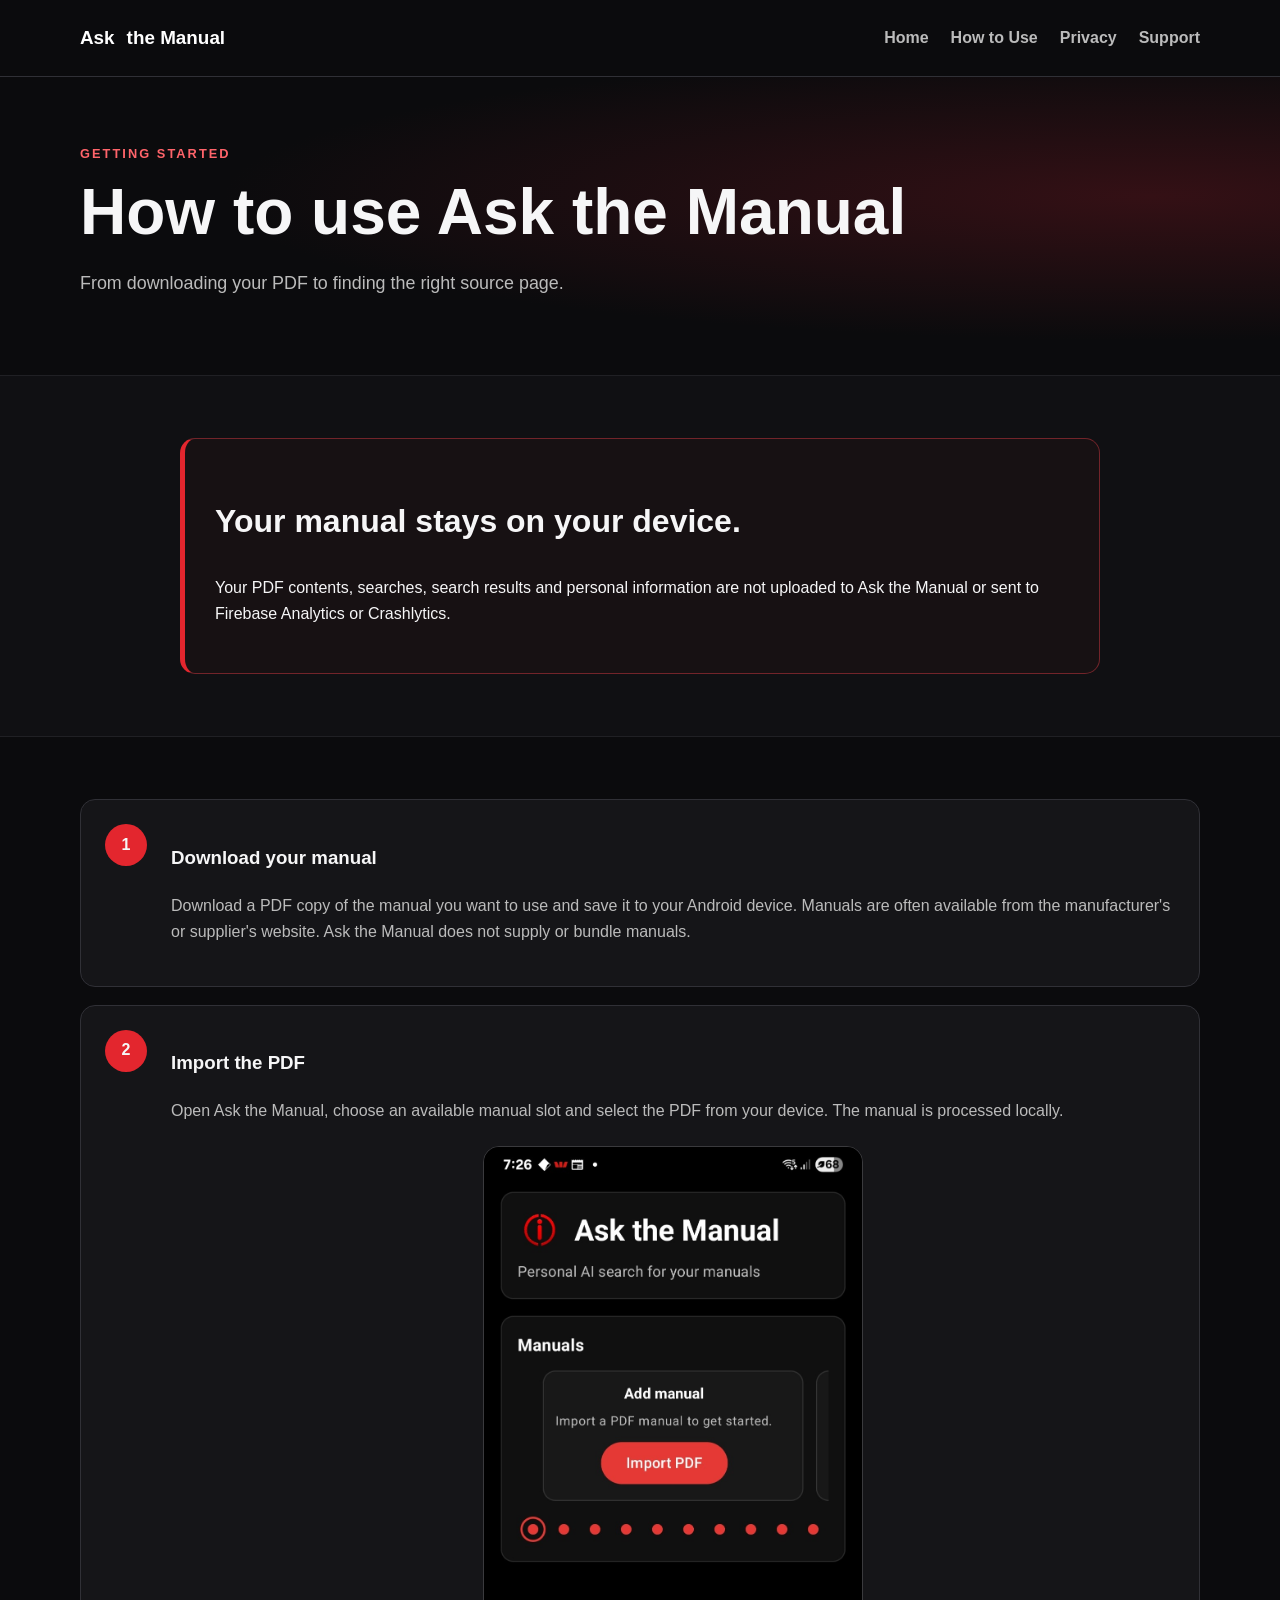
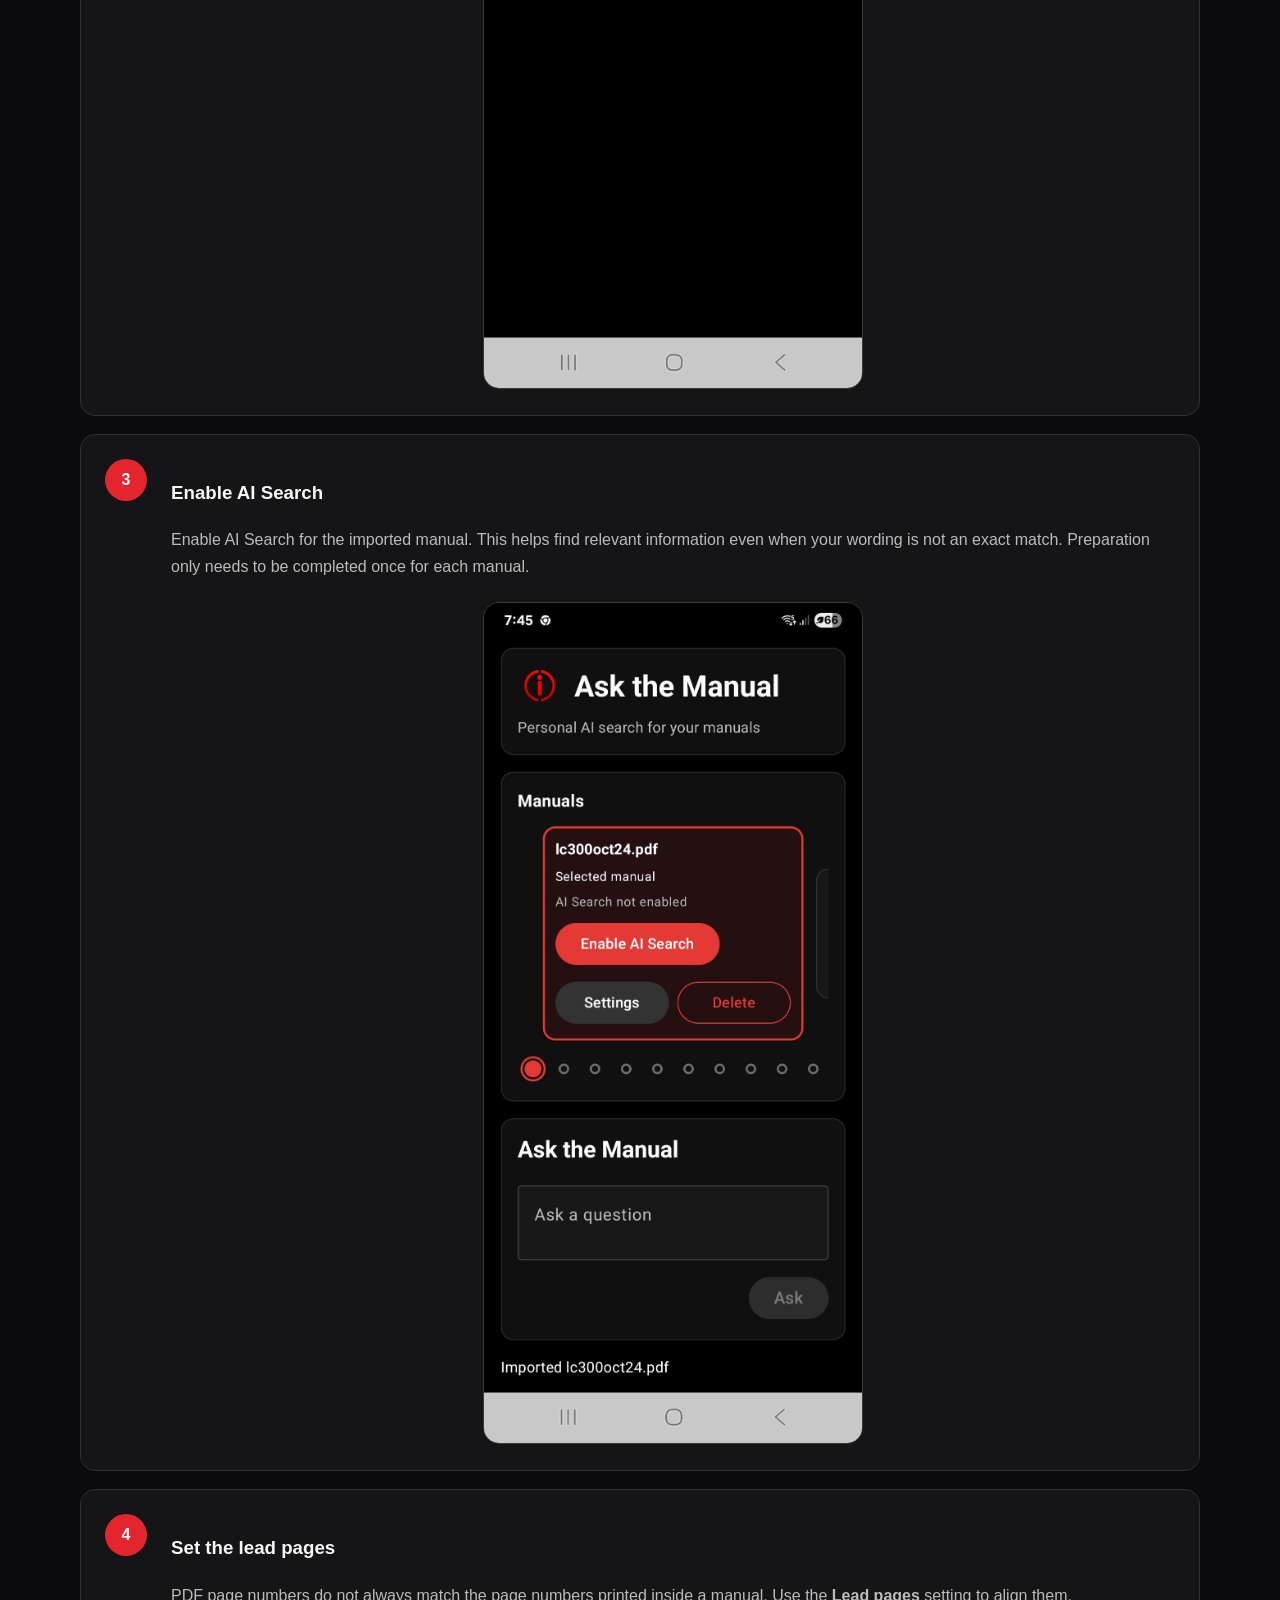
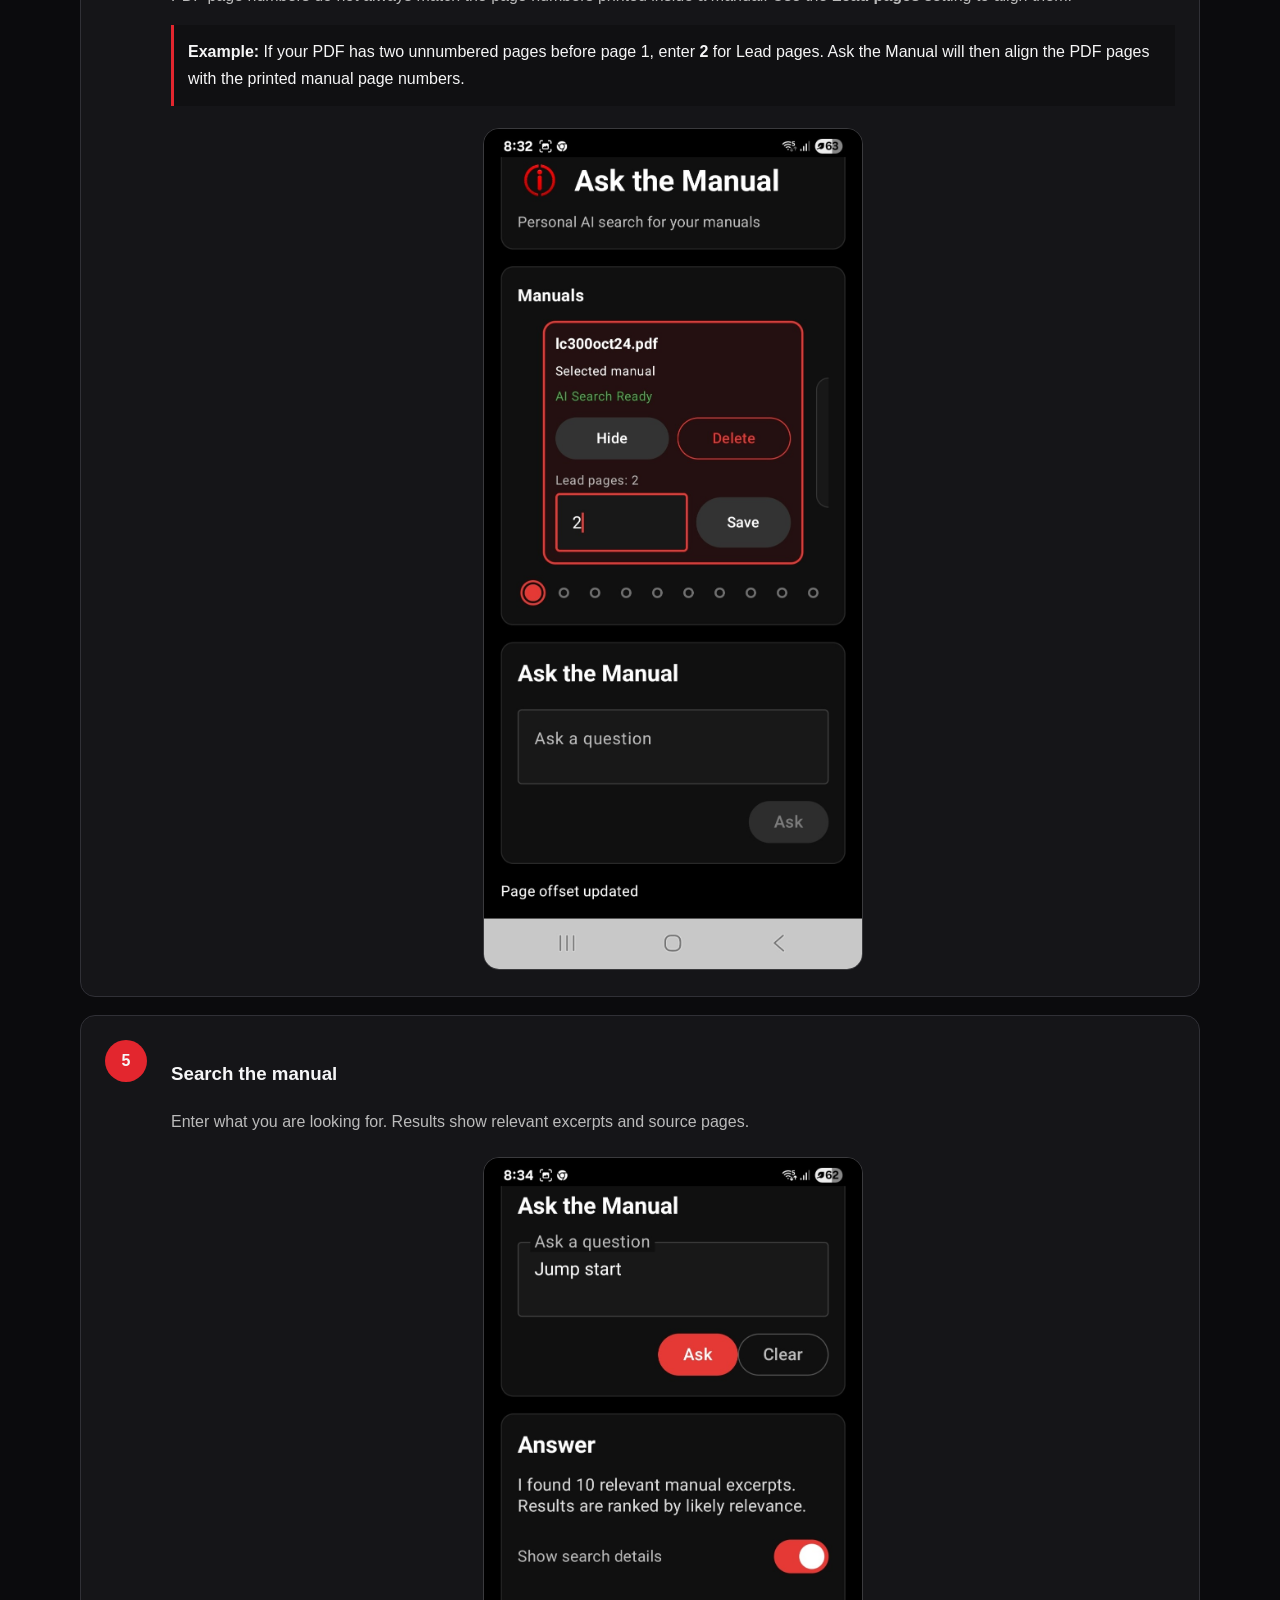
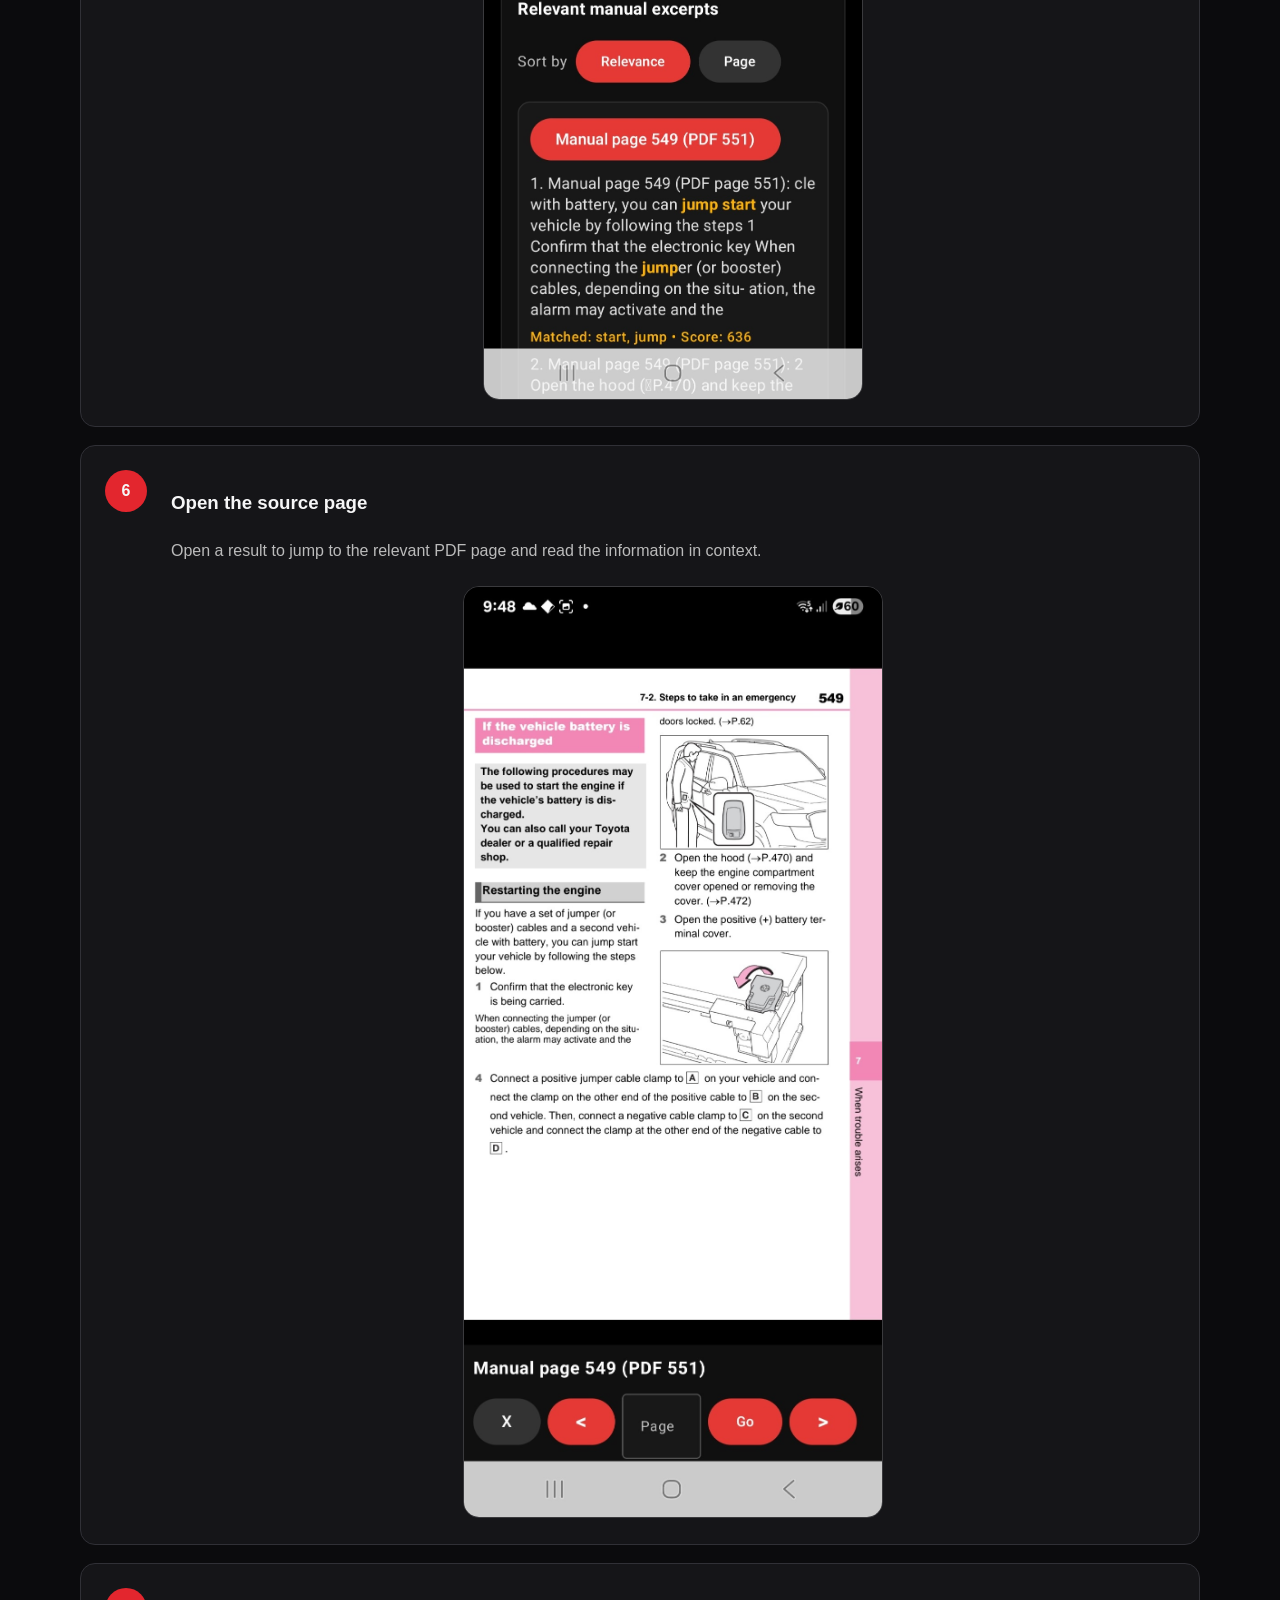
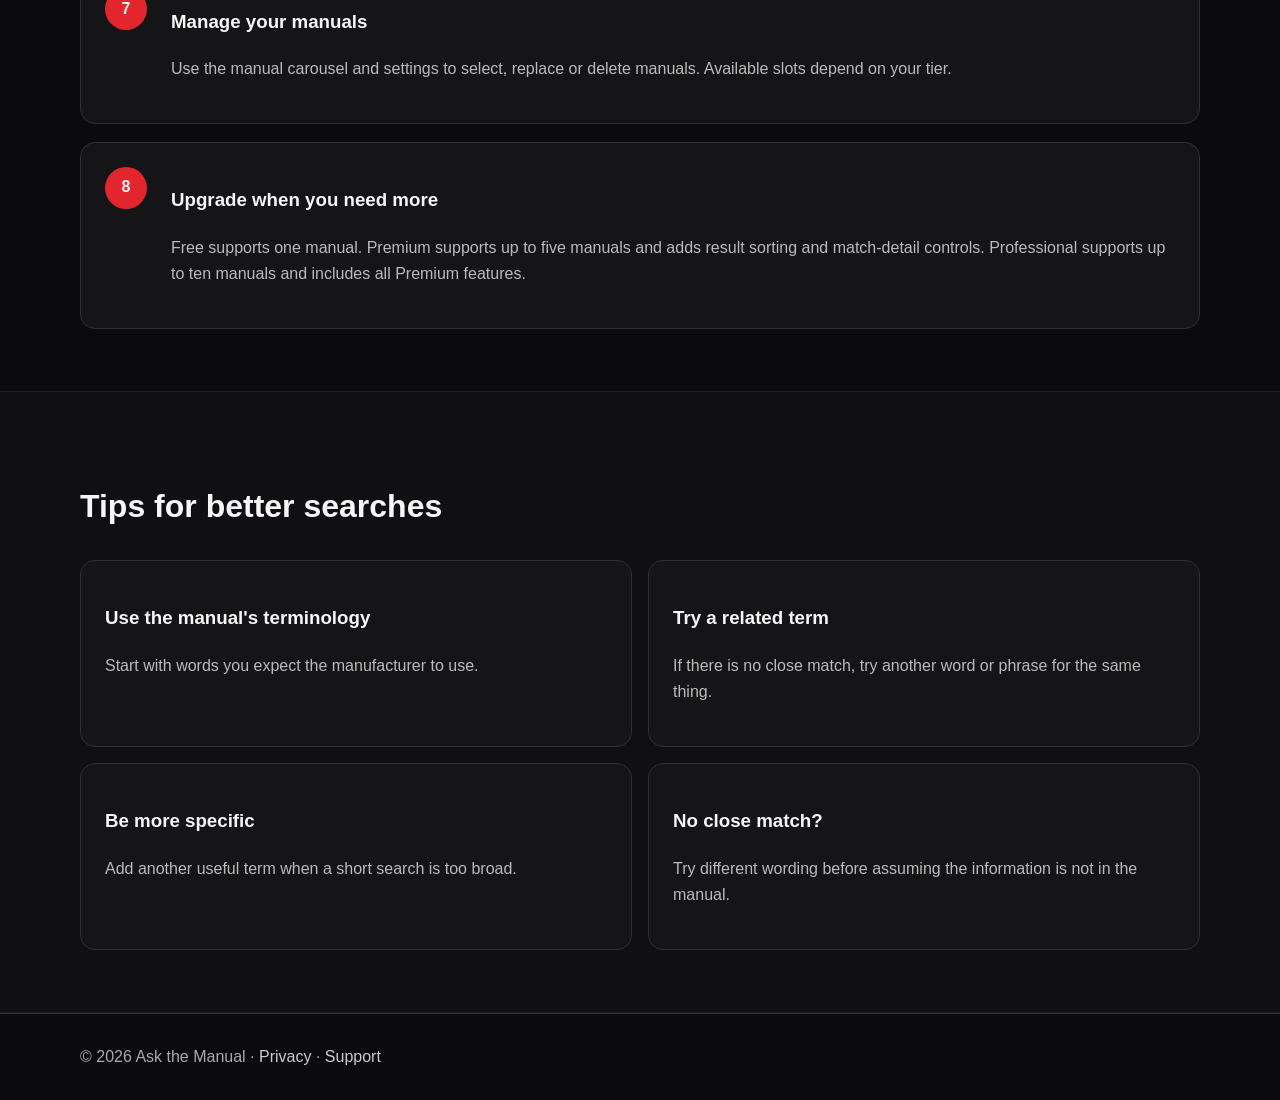
<file: how-to-use/index.html>
<!doctype html><html lang="en"><head><meta charset="utf-8"><meta name="viewport" content="width=device-width,initial-scale=1"><title>How to Use | Ask the Manual</title><link rel="stylesheet" href="/styles.css"><link rel="canonical" href="https://askthemanualapp.com/how-to-use/"><style>
.howto-shot{display:block;width:min(100%,380px);height:auto;margin:22px auto 2px;border:1px solid #3a3a3d;border-radius:16px}
.howto-shot.source{width:min(100%,420px)}
</style></head><body>
<header><div class="wrap nav"><a class="brand" href="/"><span>Ask</span> the Manual</a><nav><a href="/">Home</a><a href="/how-to-use/">How to Use</a><a href="/privacy/">Privacy</a><a href="/support/">Support</a></nav></div></header><main>
<section class="hero"><div class="wrap"><div class="eyebrow">Getting started</div><h1>How to use Ask the Manual</h1><p class="lead">From downloading your PDF to finding the right source page.</p></div></section>
<section class="alt"><div class="wrap"><div class="privacybox"><h2>Your manual stays on your device.</h2><p>Your PDF contents, searches, search results and personal information are not uploaded to Ask the Manual or sent to Firebase Analytics or Crashlytics.</p></div></div></section>
<section><div class="wrap"><div class="steps">
<div class="step"><div class="num">1</div><div><h3>Download your manual</h3><p>Download a PDF copy of the manual you want to use and save it to your Android device. Manuals are often available from the manufacturer's or supplier's website. Ask the Manual does not supply or bundle manuals.</p></div></div>
<div class="step"><div class="num">2</div><div><h3>Import the PDF</h3><p>Open Ask the Manual, choose an available manual slot and select the PDF from your device. The manual is processed locally.</p><img class="howto-shot" src="/images/how-to-use/02-import-pdf.jpg" alt="Ask the Manual Import PDF screen"></div></div>
<div class="step"><div class="num">3</div><div><h3>Enable AI Search</h3><p>Enable AI Search for the imported manual. This helps find relevant information even when your wording is not an exact match. Preparation only needs to be completed once for each manual.</p><img class="howto-shot" src="/images/how-to-use/03-enable-ai-search.jpg" alt="Enable AI Search screen"></div></div>
<div class="step"><div class="num">4</div><div><h3>Set the lead pages</h3><p>PDF page numbers do not always match the page numbers printed inside a manual. Use the <strong>Lead pages</strong> setting to align them.</p><div class="example"><strong>Example:</strong> If your PDF has two unnumbered pages before page 1, enter <strong>2</strong> for Lead pages. Ask the Manual will then align the PDF pages with the printed manual page numbers.</div><img class="howto-shot" src="/images/how-to-use/04-lead-pages.jpg" alt="Manual settings showing Lead pages set to 2"></div></div>
<div class="step"><div class="num">5</div><div><h3>Search the manual</h3><p>Enter what you are looking for. Results show relevant excerpts and source pages.</p><img class="howto-shot" src="/images/how-to-use/05-search-results.jpg" alt="Jump start search showing relevant excerpts and source page"></div></div>
<div class="step"><div class="num">6</div><div><h3>Open the source page</h3><p>Open a result to jump to the relevant PDF page and read the information in context.</p><img class="howto-shot source" src="/images/how-to-use/06-open-source-page.jpg" alt="PDF viewer opened to Manual page 549, PDF page 551"></div></div>
<div class="step"><div class="num">7</div><div><h3>Manage your manuals</h3><p>Use the manual carousel and settings to select, replace or delete manuals. Available slots depend on your tier.</p></div></div>
<div class="step"><div class="num">8</div><div><h3>Upgrade when you need more</h3><p>Free supports one manual. Premium supports up to five manuals and adds result sorting and match-detail controls. Professional supports up to ten manuals and includes all Premium features.</p></div></div>
</div></div></section>
<section class="alt"><div class="wrap"><h2>Tips for better searches</h2><div class="tips"><div class="tip"><h3>Use the manual's terminology</h3><p>Start with words you expect the manufacturer to use.</p></div><div class="tip"><h3>Try a related term</h3><p>If there is no close match, try another word or phrase for the same thing.</p></div><div class="tip"><h3>Be more specific</h3><p>Add another useful term when a short search is too broad.</p></div><div class="tip"><h3>No close match?</h3><p>Try different wording before assuming the information is not in the manual.</p></div></div></div></section></main>
<footer><div class="wrap">© 2026 Ask the Manual · <a href="/privacy/">Privacy</a> · <a href="/support/">Support</a></div></footer></body></html>
</file>
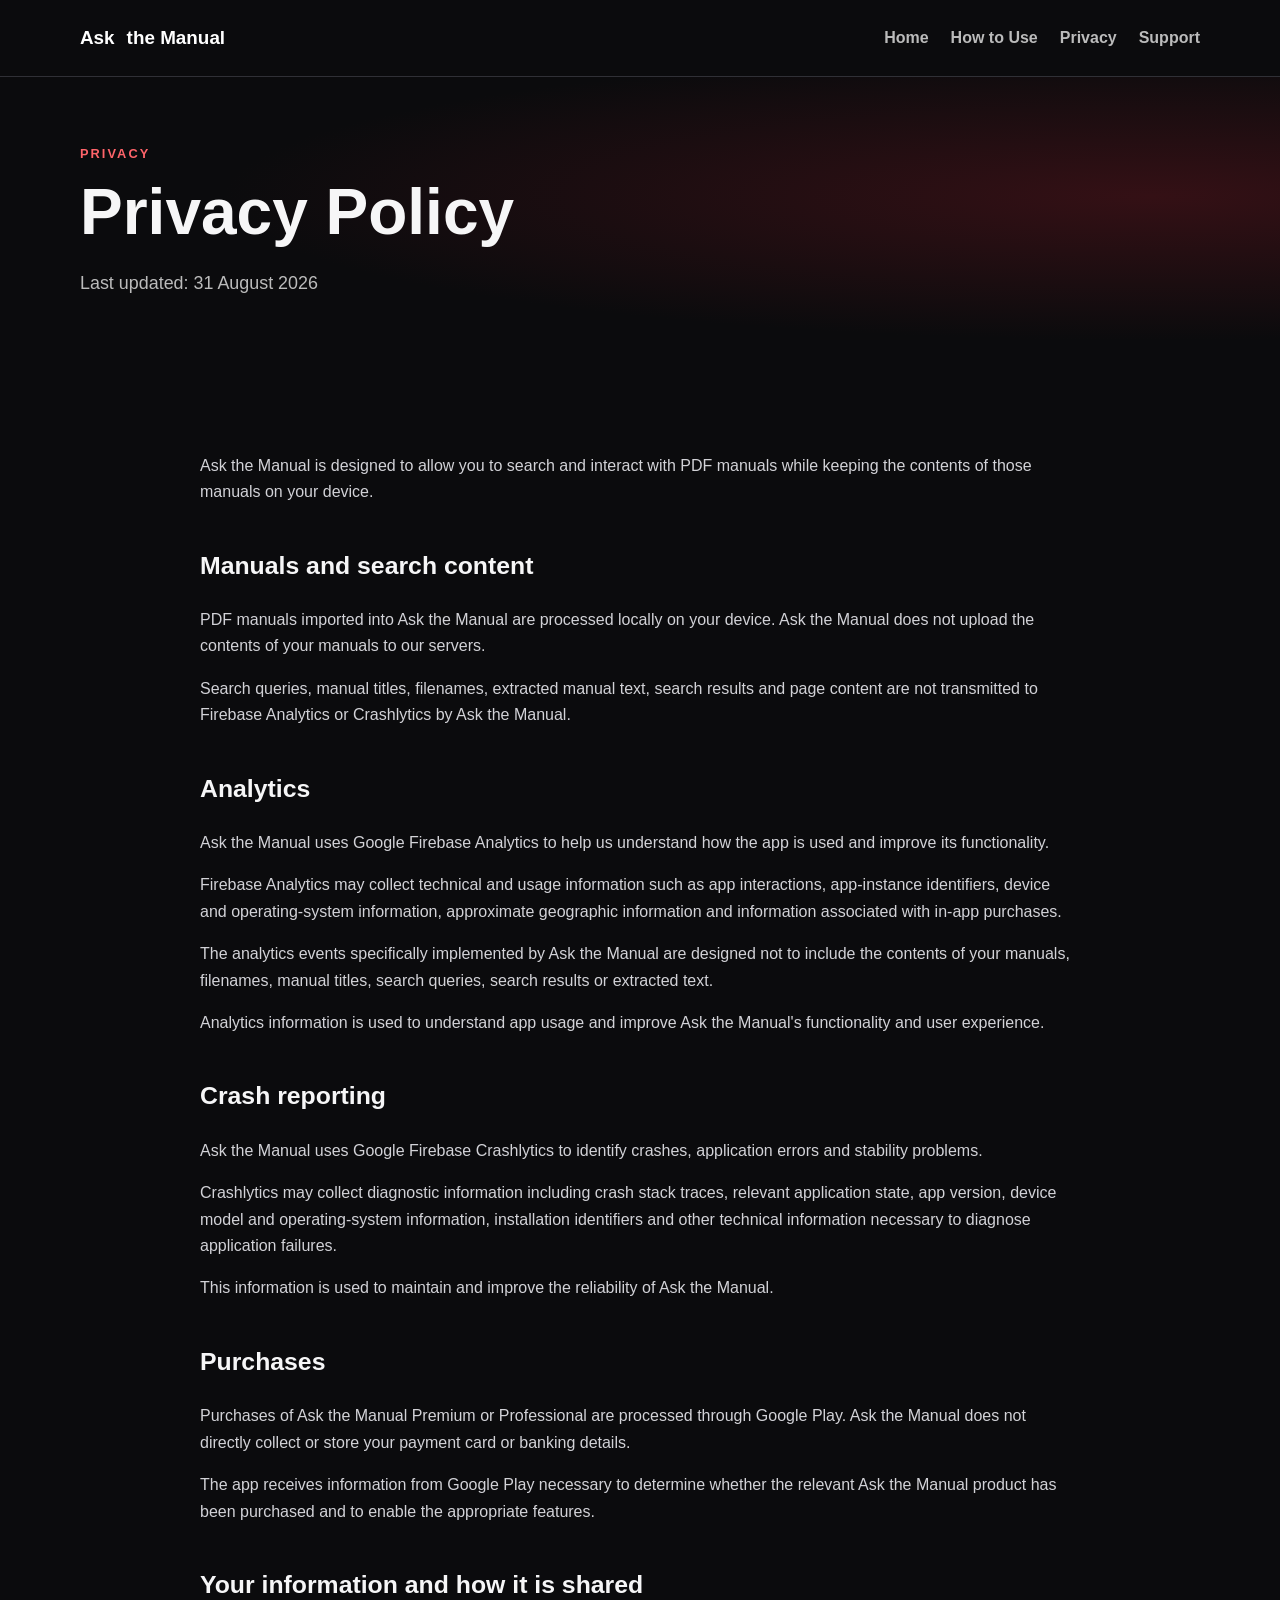
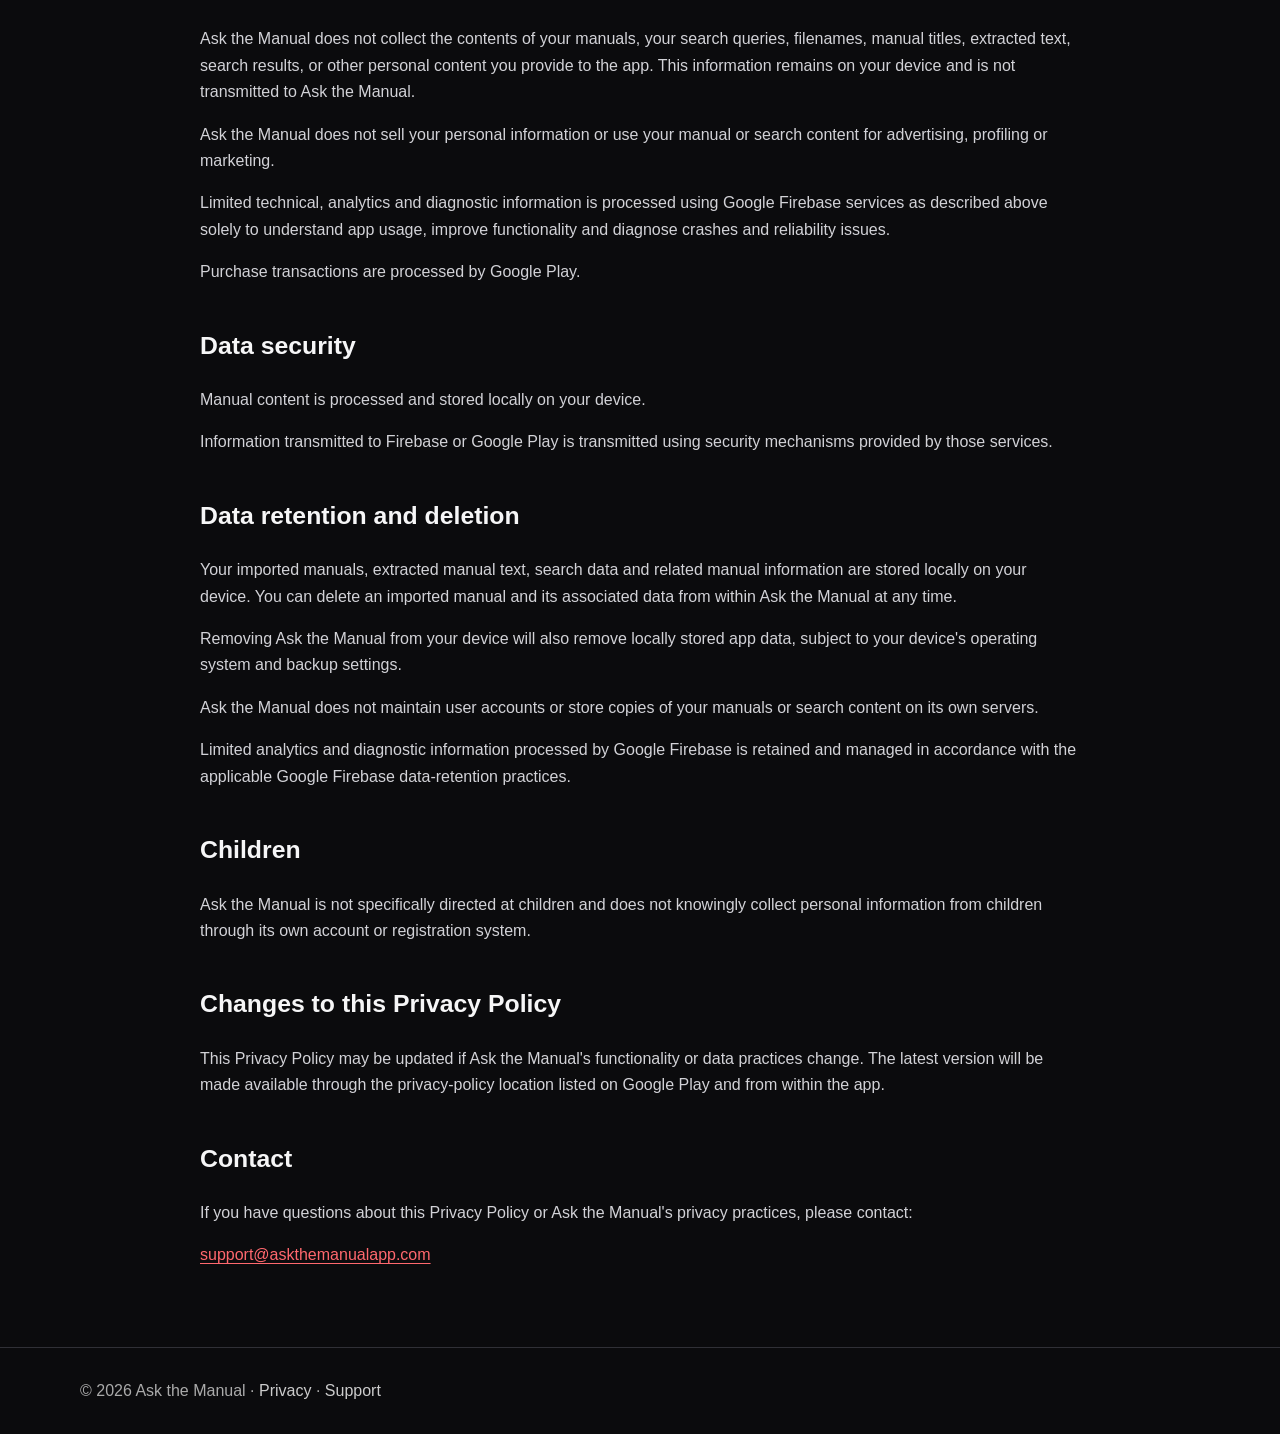
<file: privacy/index.html>
<!doctype html><html lang="en"><head><meta charset="utf-8"><meta name="viewport" content="width=device-width,initial-scale=1"><title>Privacy Policy | Ask the Manual</title><link rel="stylesheet" href="/styles.css">  <link rel="canonical" href="https://askthemanualapp.com/privacy/">
</head><body><header><div class="wrap nav"><a class="brand" href="/"><span>Ask</span> the Manual</a><nav><a href="/">Home</a><a href="/how-to-use/">How to Use</a><a href="/privacy/">Privacy</a><a href="/support/">Support</a></nav></div></header><main><section class="hero"><div class="wrap"><div class="eyebrow">Privacy</div><h1>Privacy Policy</h1><p class="lead">Last updated: 31 August 2026</p></div></section><section><div class="wrap prose"><p>Ask the Manual is designed to allow you to search and interact with PDF manuals while keeping the contents of those manuals on your device.</p>
<h2>Manuals and search content</h2><p>PDF manuals imported into Ask the Manual are processed locally on your device. Ask the Manual does not upload the contents of your manuals to our servers.</p><p>Search queries, manual titles, filenames, extracted manual text, search results and page content are not transmitted to Firebase Analytics or Crashlytics by Ask the Manual.</p>
<h2>Analytics</h2><p>Ask the Manual uses Google Firebase Analytics to help us understand how the app is used and improve its functionality.</p><p>Firebase Analytics may collect technical and usage information such as app interactions, app-instance identifiers, device and operating-system information, approximate geographic information and information associated with in-app purchases.</p><p>The analytics events specifically implemented by Ask the Manual are designed not to include the contents of your manuals, filenames, manual titles, search queries, search results or extracted text.</p><p>Analytics information is used to understand app usage and improve Ask the Manual's functionality and user experience.</p>
<h2>Crash reporting</h2><p>Ask the Manual uses Google Firebase Crashlytics to identify crashes, application errors and stability problems.</p><p>Crashlytics may collect diagnostic information including crash stack traces, relevant application state, app version, device model and operating-system information, installation identifiers and other technical information necessary to diagnose application failures.</p><p>This information is used to maintain and improve the reliability of Ask the Manual.</p>
<h2>Purchases</h2><p>Purchases of Ask the Manual Premium or Professional are processed through Google Play. Ask the Manual does not directly collect or store your payment card or banking details.</p><p>The app receives information from Google Play necessary to determine whether the relevant Ask the Manual product has been purchased and to enable the appropriate features.</p>
<h2>Your information and how it is shared</h2><p>Ask the Manual does not collect the contents of your manuals, your search queries, filenames, manual titles, extracted text, search results, or other personal content you provide to the app. This information remains on your device and is not transmitted to Ask the Manual.</p><p>Ask the Manual does not sell your personal information or use your manual or search content for advertising, profiling or marketing.</p><p>Limited technical, analytics and diagnostic information is processed using Google Firebase services as described above solely to understand app usage, improve functionality and diagnose crashes and reliability issues.</p><p>Purchase transactions are processed by Google Play.</p>
<h2>Data security</h2><p>Manual content is processed and stored locally on your device.</p><p>Information transmitted to Firebase or Google Play is transmitted using security mechanisms provided by those services.</p>
<h2>Data retention and deletion</h2><p>Your imported manuals, extracted manual text, search data and related manual information are stored locally on your device. You can delete an imported manual and its associated data from within Ask the Manual at any time.</p><p>Removing Ask the Manual from your device will also remove locally stored app data, subject to your device's operating system and backup settings.</p><p>Ask the Manual does not maintain user accounts or store copies of your manuals or search content on its own servers.</p><p>Limited analytics and diagnostic information processed by Google Firebase is retained and managed in accordance with the applicable Google Firebase data-retention practices.</p>
<h2>Children</h2><p>Ask the Manual is not specifically directed at children and does not knowingly collect personal information from children through its own account or registration system.</p>
<h2>Changes to this Privacy Policy</h2><p>This Privacy Policy may be updated if Ask the Manual's functionality or data practices change. The latest version will be made available through the privacy-policy location listed on Google Play and from within the app.</p>
<h2>Contact</h2><p>If you have questions about this Privacy Policy or Ask the Manual's privacy practices, please contact:</p><p><a href="mailto:support@askthemanualapp.com">support@askthemanualapp.com</a></p></div></section></main><footer><div class="wrap">© 2026 Ask the Manual · <a href="/privacy/">Privacy</a> · <a href="/support/">Support</a></div></footer></body></html>
</file>
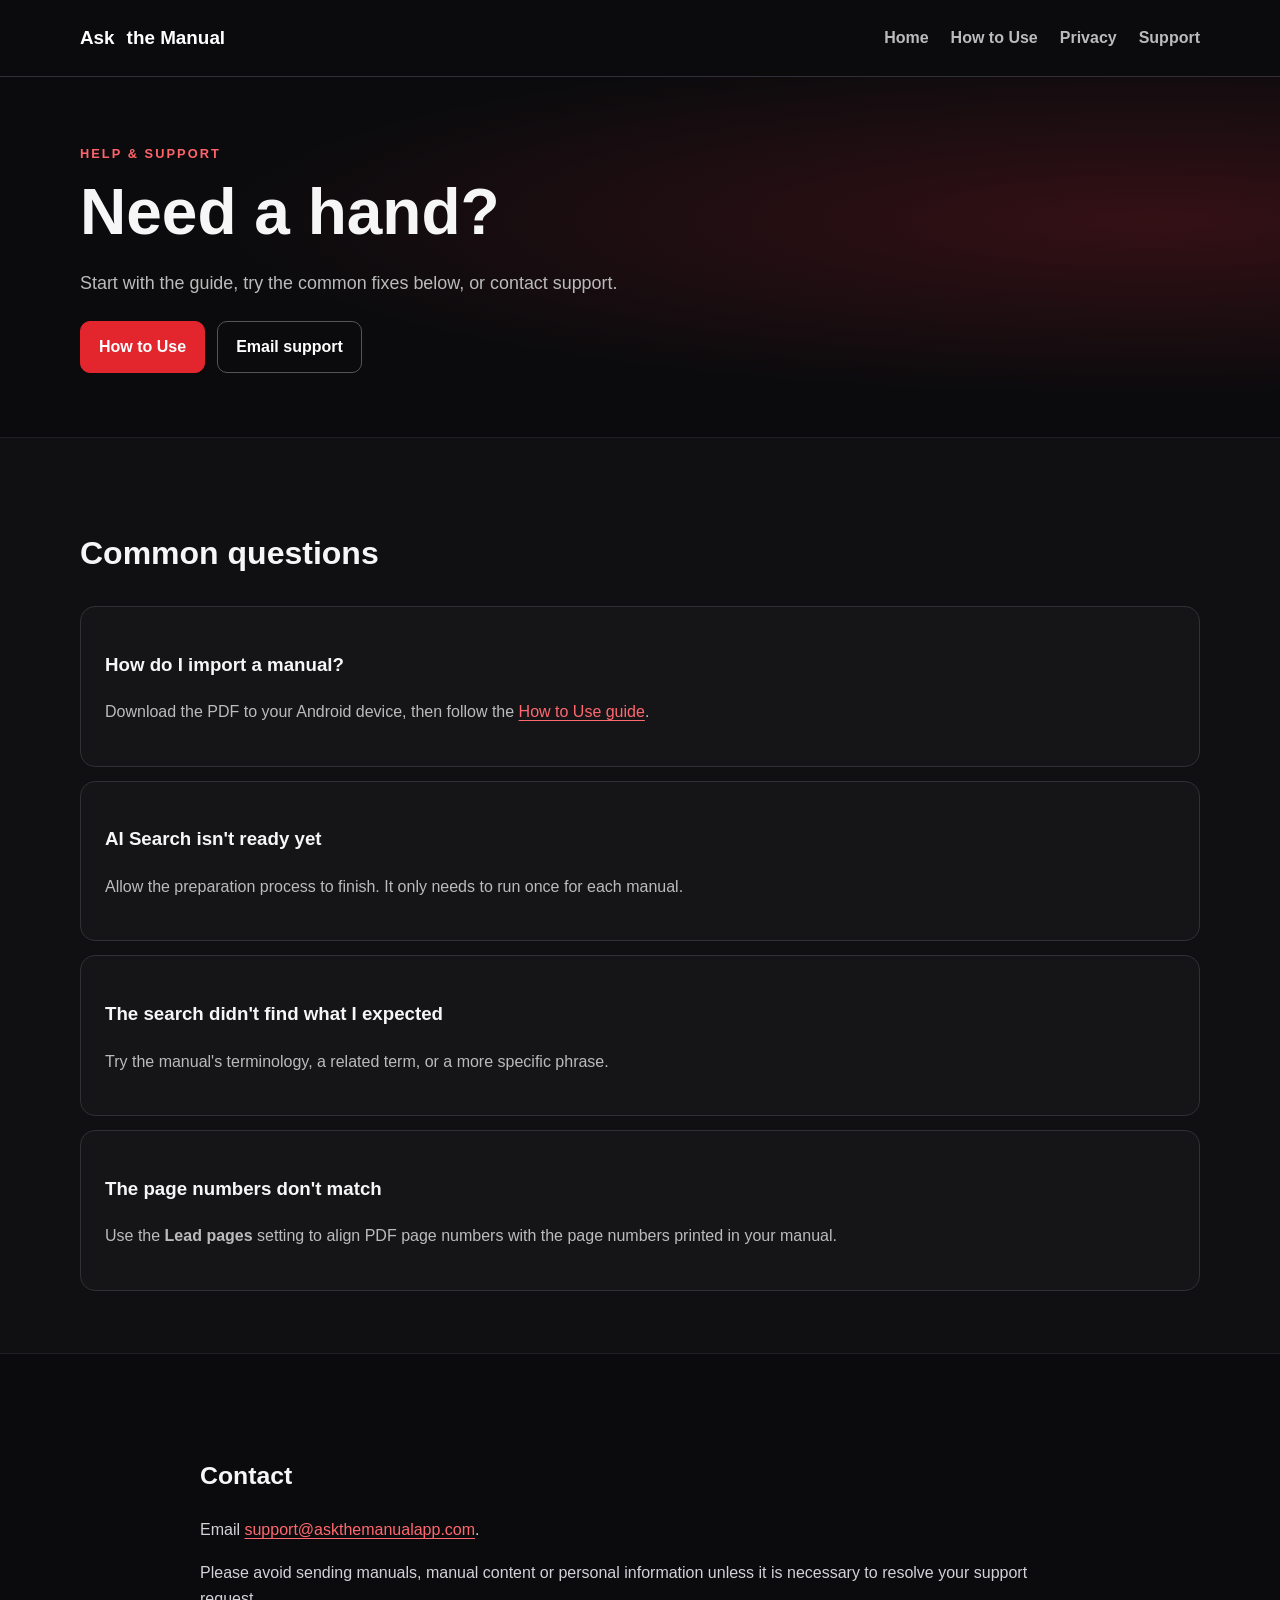
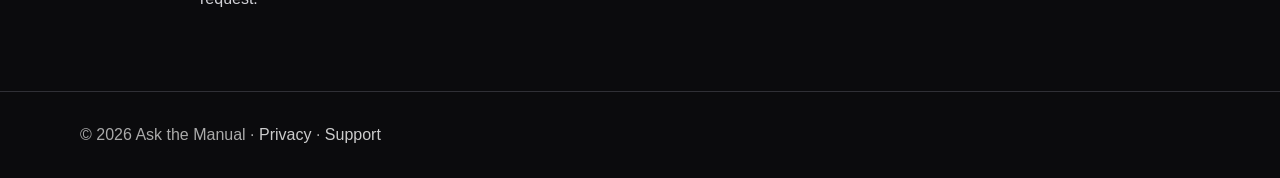
<file: support/index.html>
<!doctype html><html lang="en"><head><meta charset="utf-8"><meta name="viewport" content="width=device-width,initial-scale=1"><title>Support | Ask the Manual</title><link rel="stylesheet" href="/styles.css">  <link rel="canonical" href="https://askthemanualapp.com/support/">
</head><body><header><div class="wrap nav"><a class="brand" href="/"><span>Ask</span> the Manual</a><nav><a href="/">Home</a><a href="/how-to-use/">How to Use</a><a href="/privacy/">Privacy</a><a href="/support/">Support</a></nav></div></header><main><section class="hero"><div class="wrap"><div class="eyebrow">Help &amp; support</div><h1>Need a hand?</h1><p class="lead">Start with the guide, try the common fixes below, or contact support.</p><div class="actions"><a class="button primary" href="/how-to-use/">How to Use</a><a class="button" href="mailto:support@askthemanualapp.com">Email support</a></div></div></section><section class="alt"><div class="wrap"><h2>Common questions</h2><div class="faq"><div class="card"><h3>How do I import a manual?</h3><p>Download the PDF to your Android device, then follow the <a href="/how-to-use/">How to Use guide</a>.</p></div><div class="card"><h3>AI Search isn't ready yet</h3><p>Allow the preparation process to finish. It only needs to run once for each manual.</p></div><div class="card"><h3>The search didn't find what I expected</h3><p>Try the manual's terminology, a related term, or a more specific phrase.</p></div><div class="card"><h3>The page numbers don't match</h3><p>Use the <strong>Lead pages</strong> setting to align PDF page numbers with the page numbers printed in your manual.</p></div></div></div></section><section><div class="wrap prose"><h2>Contact</h2><p>Email <a href="mailto:support@askthemanualapp.com">support@askthemanualapp.com</a>.</p><p>Please avoid sending manuals, manual content or personal information unless it is necessary to resolve your support request.</p></div></section></main><footer><div class="wrap">© 2026 Ask the Manual · <a href="/privacy/">Privacy</a> · <a href="/support/">Support</a></div></footer></body></html>
</file>
<file: styles.css>
*{box-sizing:border-box}body{margin:0;background:#0b0b0d;color:#f6f6f7;font-family:Arial,sans-serif;line-height:1.65}a{color:#ff686e;text-underline-offset:3px}.wrap{width:min(1120px,calc(100% - 40px));margin:auto}header{border-bottom:1px solid #303036;background:#0b0b0d;position:sticky;top:0;z-index:2}.nav{min-height:76px;display:flex;align-items:center;justify-content:space-between;gap:24px}.brand{display:inline-flex;align-items:center;gap:12px;font-weight:bold;text-decoration:none;color:#fff;font-size:1.18rem;white-space:nowrap}.brand img{display:block;width:44px;height:44px;object-fit:contain}.brand strong{color:#e3262e}nav{display:flex;gap:22px;flex-wrap:wrap}nav a{color:#bbb;text-decoration:none;font-weight:bold}nav a:hover{color:#fff}.hero{padding:66px 0 64px;background:radial-gradient(ellipse at 90% 40%,#341015 0%,#0b0b0d 57%)}.hero-layout{display:grid;grid-template-columns:minmax(0,1.05fr) minmax(0,.95fr);align-items:center;gap:42px}.hero-copy{min-width:0}.eyebrow{color:#ff646a;text-transform:uppercase;letter-spacing:.16em;font-weight:bold;font-size:.8rem}h1{font-size:clamp(2.5rem,5vw,4.6rem);line-height:1.08;margin:14px 0 22px}h2{font-size:2rem}.lead,.intro{color:#bbb;max-width:780px}.lead{font-size:1.12rem;margin:0 0 12px}.store-link{display:inline-flex;align-items:center;justify-content:center;margin-top:15px;max-width:100%;border-radius:10px}.store-link img{display:block;width:210px;height:auto;max-width:100%}.store-link:focus-visible,.button:focus-visible{outline:3px solid #ff646a;outline-offset:4px}.benefits{display:flex;gap:12px 20px;flex-wrap:wrap;color:#ddd;font-weight:bold;margin-top:12px;font-size:.95rem}.benefits span{white-space:nowrap}.hero-media img{display:block;width:100%;height:auto;border-radius:16px;box-shadow:0 14px 36px rgba(0,0,0,.4)}section{padding:62px 0}.alt{background:#101013;border-block:1px solid #202024}.privacybox{max-width:920px;margin:auto;padding:30px;border:1px solid #72242a;border-left:5px solid #e3262e;border-radius:15px;background:#171113}.grid,.tiers{display:grid;grid-template-columns:repeat(3,1fr);gap:18px}.card,.step,.tip{background:#151518;border:1px solid #303036;border-radius:15px;padding:24px}.card p,.card li,.step p,.tip p{color:#bbb}.tiers ul{padding-left:20px}.actions{margin-top:22px;display:flex;gap:12px}.button{padding:12px 18px;border:1px solid #555;border-radius:10px;text-decoration:none;color:#fff;font-weight:bold}.primary{background:#e3262e;border-color:#e3262e}.steps{display:grid;gap:18px}.step{display:grid;grid-template-columns:50px 1fr;gap:16px}.num{width:42px;height:42px;border-radius:50%;background:#e3262e;display:grid;place-items:center;font-weight:bold}.shot{margin-top:16px;min-height:130px;border:1px dashed #555;border-radius:10px;display:grid;place-items:center;color:#888}.example{margin-top:15px;padding:14px;border-left:3px solid #e3262e;background:#101012}.tips{display:grid;grid-template-columns:repeat(2,1fr);gap:16px}.prose{max-width:880px}.prose h2{font-size:1.55rem;margin-top:40px}.prose p{color:#d2d2d7}.faq{display:grid;gap:14px}.play{display:flex;justify-content:space-between;align-items:center;gap:20px;padding:25px;border:1px solid #303036;border-radius:15px;background:#151518}.play h2{margin:0 0 8px}.play .intro{margin:0}.play .store-link{margin-top:0}.pill{border:1px solid #555;border-radius:999px;padding:9px 14px}footer{border-top:1px solid #303036;padding:30px 0;color:#aaa}footer a{color:#ccc;text-decoration:none}@media(max-width:900px){.hero-layout{grid-template-columns:1fr;gap:30px}.hero-copy{text-align:center}.hero-copy .lead{margin-inline:auto}.actions,.benefits{justify-content:center}.hero-media{max-width:760px;margin:auto}}@media(max-width:760px){.nav{flex-direction:column;align-items:flex-start;padding:14px 0;gap:10px}.brand img{width:38px;height:38px}.brand{font-size:1.05rem}nav{gap:12px;font-size:.85rem}.hero{padding:40px 0 44px}.grid,.tiers,.tips{grid-template-columns:1fr}.play{flex-direction:column;align-items:flex-start}.benefits{font-size:.83rem;gap:7px 12px}h2{font-size:1.7rem}}
</file>
